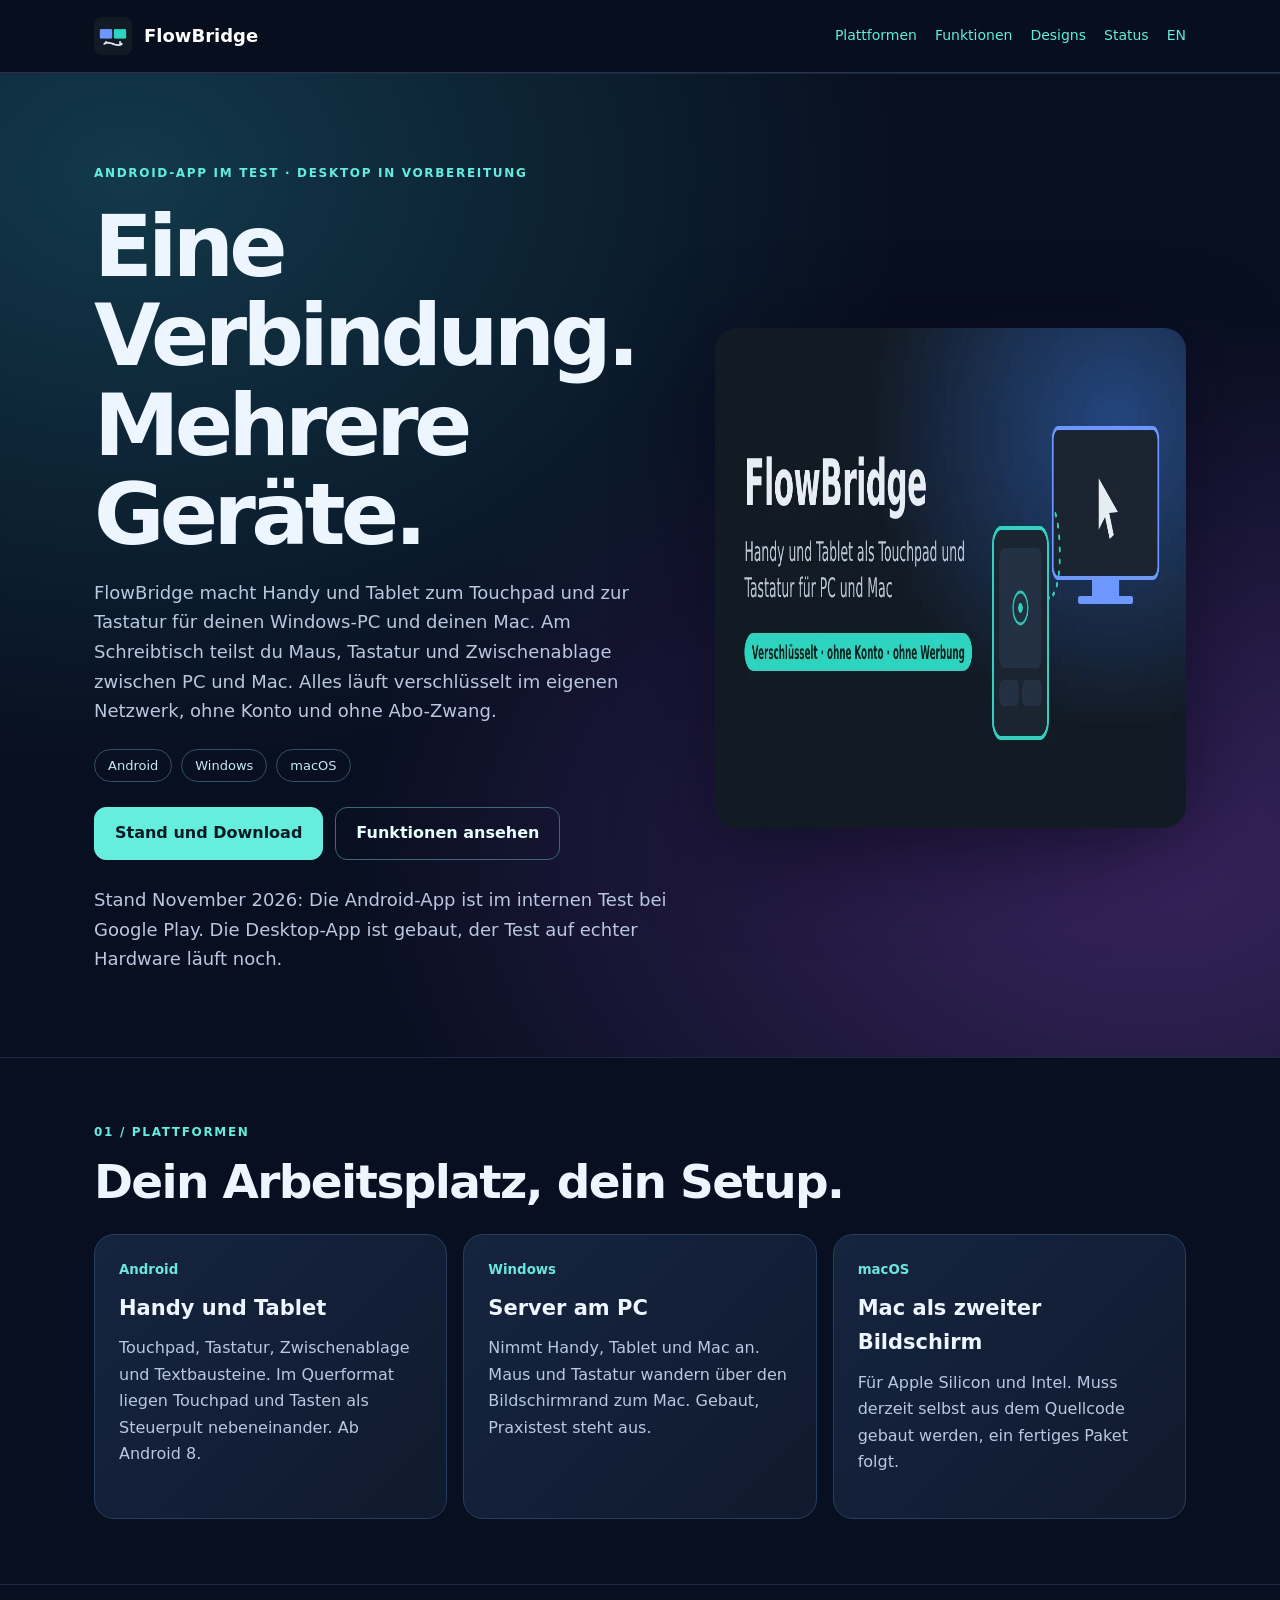
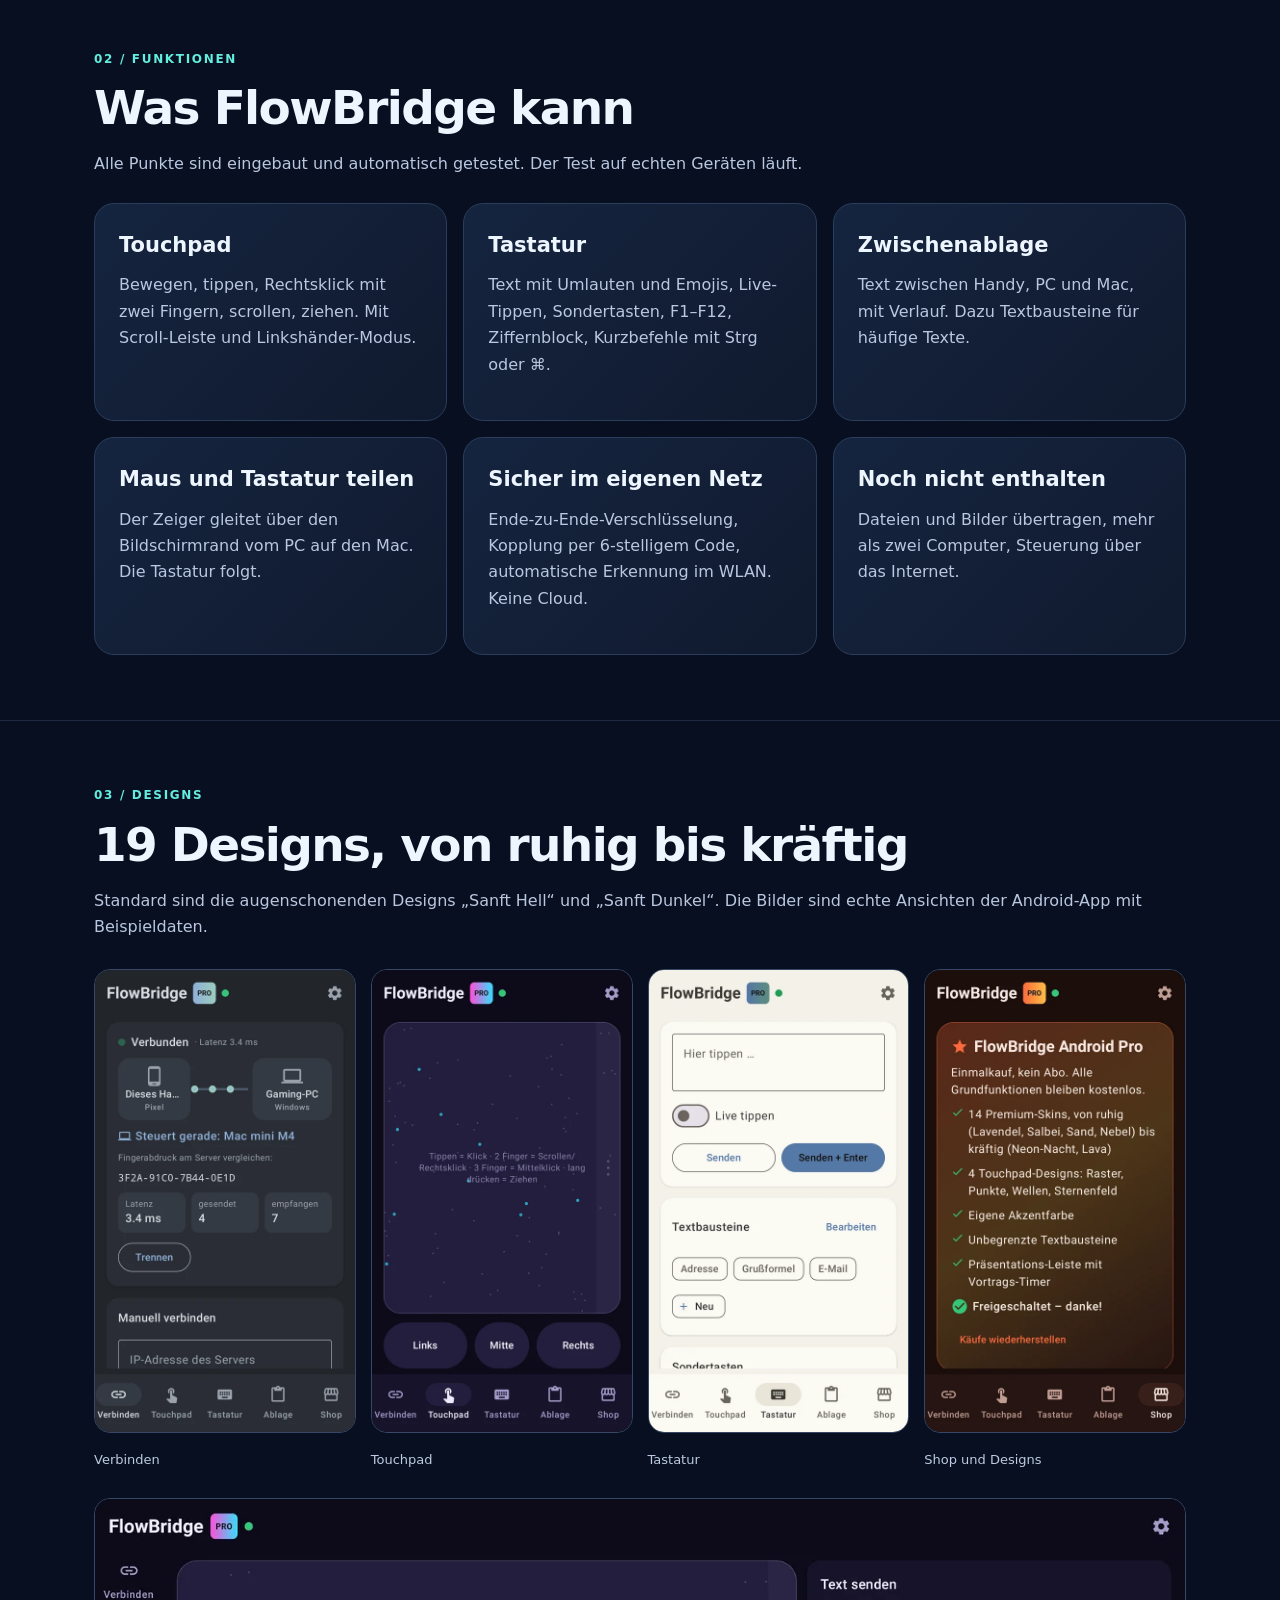
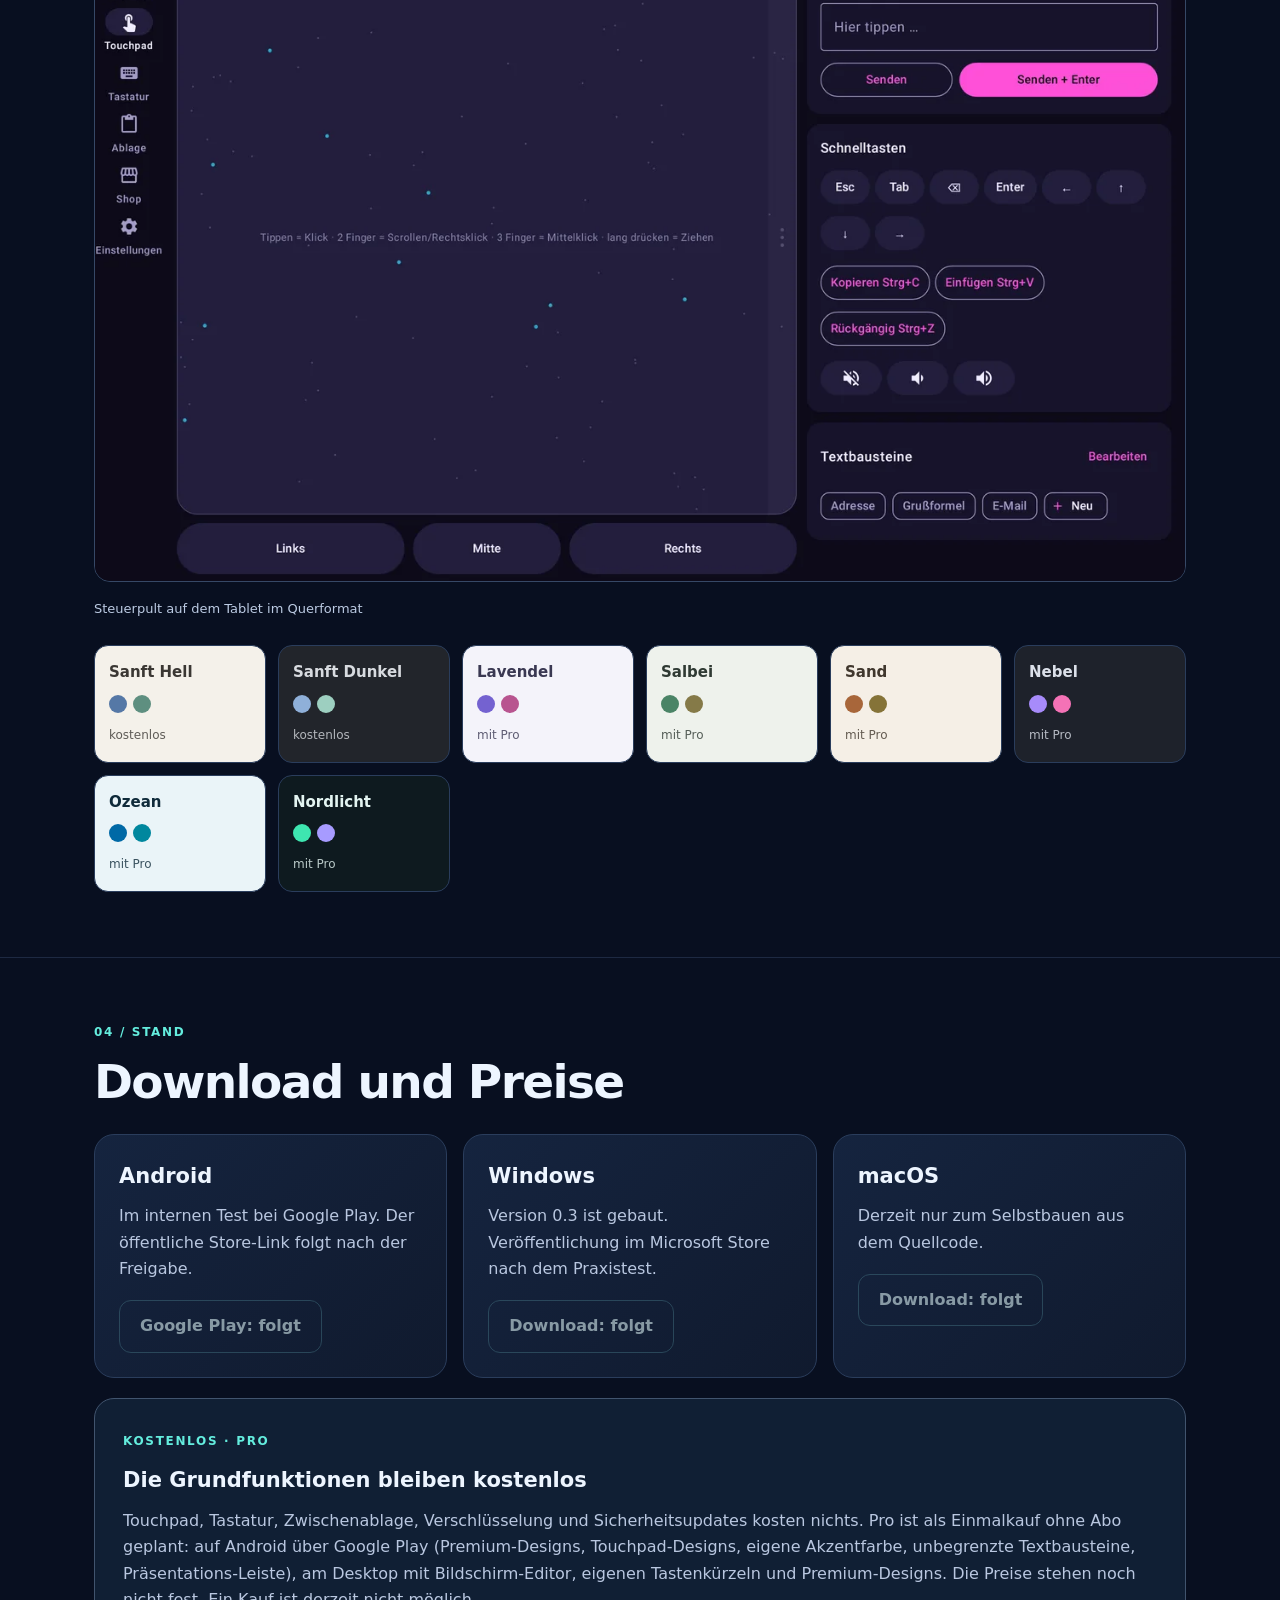
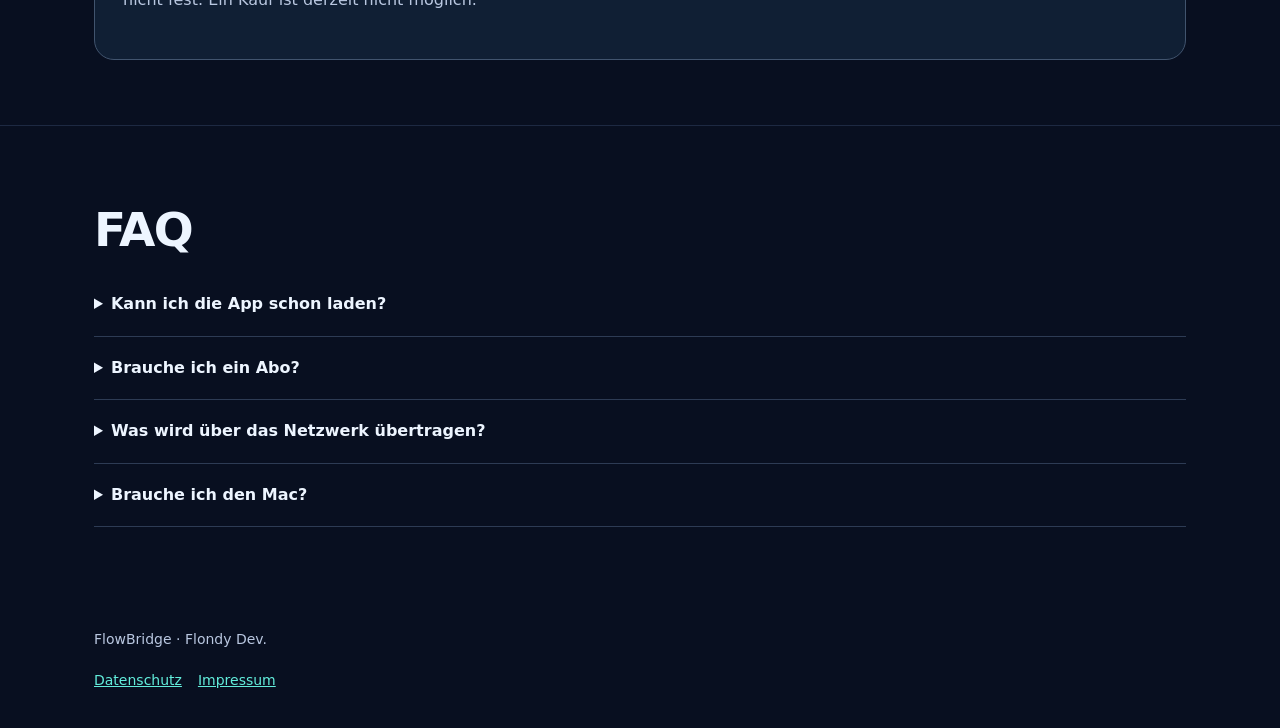
<file: index.html>
<!doctype html><html lang="de"><head><meta charset="utf-8"><meta name="viewport" content="width=device-width,initial-scale=1"><meta name="description" content="FlowBridge: Handy und Tablet als Touchpad und Tastatur für Windows-PC und Mac. Verschlüsselt im eigenen Netzwerk, ohne Konto."><title>FlowBridge</title><link rel="icon" href="assets/icon.png"><link rel="stylesheet" href="style.css"></head><body><header><div class="wrap"><nav><a href="index.html" class="brand"><img src="assets/icon.png" alt="" width="38" height="38">FlowBridge</a><div class="navlinks"><a href="#platforms">Plattformen</a><a href="#features">Funktionen</a><a href="#design">Designs</a><a href="#release">Status</a><a href="en.html">EN</a></div></nav></div></header><main><section class="hero"><div class="wrap heroGrid"><div><div class="eyebrow">Android-App im Test · Desktop in Vorbereitung</div><h1>Eine Verbindung. Mehrere Geräte.</h1><p>FlowBridge macht Handy und Tablet zum Touchpad und zur Tastatur für deinen Windows-PC und deinen Mac. Am Schreibtisch teilst du Maus, Tastatur und Zwischenablage zwischen PC und Mac. Alles läuft verschlüsselt im eigenen Netzwerk, ohne Konto und ohne Abo-Zwang.</p><div class="chips"><span class="chip">Android</span><span class="chip">Windows</span><span class="chip">macOS</span></div><div class="actions"><a class="btn primary" href="#release">Stand und Download</a><a class="btn" href="#features">Funktionen ansehen</a></div><p class="sub">Stand November 2026: Die Android-App ist im internen Test bei Google Play. Die Desktop-App ist gebaut, der Test auf echter Hardware läuft noch.</p></div><img src="assets/feature-de.webp" alt="FlowBridge" width="1024" height="500"></div></section><section id="platforms"><div class="wrap"><div class="eyebrow">01 / Plattformen</div><h2>Dein Arbeitsplatz, dein Setup.</h2><div class="cards"><article class="card"><small>Android</small><h3>Handy und Tablet</h3><p>Touchpad, Tastatur, Zwischenablage und Textbausteine. Im Querformat liegen Touchpad und Tasten als Steuerpult nebeneinander. Ab Android 8.</p></article><article class="card"><small>Windows</small><h3>Server am PC</h3><p>Nimmt Handy, Tablet und Mac an. Maus und Tastatur wandern über den Bildschirmrand zum Mac. Gebaut, Praxistest steht aus.</p></article><article class="card"><small>macOS</small><h3>Mac als zweiter Bildschirm</h3><p>Für Apple Silicon und Intel. Muss derzeit selbst aus dem Quellcode gebaut werden, ein fertiges Paket folgt.</p></article></div></div></section><section id="features"><div class="wrap"><div class="eyebrow">02 / Funktionen</div><h2>Was FlowBridge kann</h2><p>Alle Punkte sind eingebaut und automatisch getestet. Der Test auf echten Geräten läuft.</p><div class="cards"><article class="card"><h3>Touchpad</h3><p>Bewegen, tippen, Rechtsklick mit zwei Fingern, scrollen, ziehen. Mit Scroll-Leiste und Linkshänder-Modus.</p></article><article class="card"><h3>Tastatur</h3><p>Text mit Umlauten und Emojis, Live-Tippen, Sondertasten, F1–F12, Ziffernblock, Kurzbefehle mit Strg oder ⌘.</p></article><article class="card"><h3>Zwischenablage</h3><p>Text zwischen Handy, PC und Mac, mit Verlauf. Dazu Textbausteine für häufige Texte.</p></article><article class="card"><h3>Maus und Tastatur teilen</h3><p>Der Zeiger gleitet über den Bildschirmrand vom PC auf den Mac. Die Tastatur folgt.</p></article><article class="card"><h3>Sicher im eigenen Netz</h3><p>Ende-zu-Ende-Verschlüsselung, Kopplung per 6-stelligem Code, automatische Erkennung im WLAN. Keine Cloud.</p></article><article class="card"><h3>Noch nicht enthalten</h3><p>Dateien und Bilder übertragen, mehr als zwei Computer, Steuerung über das Internet.</p></article></div></div></section><section id="design"><div class="wrap"><div class="eyebrow">03 / Designs</div><h2>19 Designs, von ruhig bis kräftig</h2><p>Standard sind die augenschonenden Designs „Sanft Hell“ und „Sanft Dunkel“. Die Bilder sind echte Ansichten der Android-App mit Beispieldaten.</p><div class="gallery"><figure><a href="assets/screen-de-1.webp"><img src="assets/screen-de-1.webp" alt="Verbinden" width="540" height="960" loading="lazy"></a><figcaption>Verbinden</figcaption></figure><figure><a href="assets/screen-de-2.webp"><img src="assets/screen-de-2.webp" alt="Touchpad" width="540" height="960" loading="lazy"></a><figcaption>Touchpad</figcaption></figure><figure><a href="assets/screen-de-3.webp"><img src="assets/screen-de-3.webp" alt="Tastatur" width="540" height="960" loading="lazy"></a><figcaption>Tastatur</figcaption></figure><figure><a href="assets/screen-de-4.webp"><img src="assets/screen-de-4.webp" alt="Shop und Designs" width="540" height="960" loading="lazy"></a><figcaption>Shop und Designs</figcaption></figure></div><figure class="wide"><a href="assets/tablet-de.webp"><img src="assets/tablet-de.webp" alt="Steuerpult auf dem Tablet im Querformat" width="1280" height="800" loading="lazy"></a><figcaption>Steuerpult auf dem Tablet im Querformat</figcaption></figure><div class="skins"><div class="skin" style="background:#F4F1EA;color:#3A3733"><b>Sanft Hell</b><span class="dots"><i style="background:#5578A6"></i><i style="background:#5E8F80"></i></span><small>kostenlos</small></div><div class="skin" style="background:#22252B;color:#D8DBE0"><b>Sanft Dunkel</b><span class="dots"><i style="background:#8FB0D9"></i><i style="background:#9DCFC0"></i></span><small>kostenlos</small></div><div class="skin" style="background:#F4F3FA;color:#3A3852"><b>Lavendel</b><span class="dots"><i style="background:#7462D0"></i><i style="background:#B8548F"></i></span><small>mit Pro</small></div><div class="skin" style="background:#EEF2EC;color:#2F3A33"><b>Salbei</b><span class="dots"><i style="background:#4A8466"></i><i style="background:#857A48"></i></span><small>mit Pro</small></div><div class="skin" style="background:#F5EFE6;color:#40372D"><b>Sand</b><span class="dots"><i style="background:#A8663A"></i><i style="background:#857338"></i></span><small>mit Pro</small></div><div class="skin" style="background:#1E222B;color:#DCE1EA"><b>Nebel</b><span class="dots"><i style="background:#A78BFA"></i><i style="background:#F472B6"></i></span><small>mit Pro</small></div><div class="skin" style="background:#EAF4F8;color:#0F2A3A"><b>Ozean</b><span class="dots"><i style="background:#0069A6"></i><i style="background:#00879E"></i></span><small>mit Pro</small></div><div class="skin" style="background:#0E1A1F;color:#E3F4F1"><b>Nordlicht</b><span class="dots"><i style="background:#3EE6B0"></i><i style="background:#A79BFF"></i></span><small>mit Pro</small></div></div></div></section><section id="release"><div class="wrap"><div class="eyebrow">04 / Stand</div><h2>Download und Preise</h2><div class="cards"><article class="card"><h3>Android</h3><p>Im internen Test bei Google Play. Der öffentliche Store-Link folgt nach der Freigabe.</p><span class="btn" aria-disabled="true">Google Play: folgt</span></article><article class="card"><h3>Windows</h3><p>Version 0.3 ist gebaut. Veröffentlichung im Microsoft Store nach dem Praxistest.</p><span class="btn" aria-disabled="true">Download: folgt</span></article><article class="card"><h3>macOS</h3><p>Derzeit nur zum Selbstbauen aus dem Quellcode.</p><span class="btn" aria-disabled="true">Download: folgt</span></article></div><div class="call" style="margin-top:20px"><small class="eyebrow">KOSTENLOS · PRO</small><h3 style="margin-top:10px">Die Grundfunktionen bleiben kostenlos</h3><p>Touchpad, Tastatur, Zwischenablage, Verschlüsselung und Sicherheitsupdates kosten nichts. Pro ist als Einmalkauf ohne Abo geplant: auf Android über Google Play (Premium-Designs, Touchpad-Designs, eigene Akzentfarbe, unbegrenzte Textbausteine, Präsentations-Leiste), am Desktop mit Bildschirm-Editor, eigenen Tastenkürzeln und Premium-Designs. Die Preise stehen noch nicht fest. Ein Kauf ist derzeit nicht möglich.</p></div></div></section><section><div class="wrap"><h2>FAQ</h2><details><summary>Kann ich die App schon laden?</summary><p>Noch nicht öffentlich. Die Android-App läuft im internen Test, die Desktop-App wird noch auf echter Hardware geprüft.</p></details><details><summary>Brauche ich ein Abo?</summary><p>Nein. Die Grundfunktionen sind kostenlos, Pro ist als Einmalkauf geplant.</p></details><details><summary>Was wird über das Netzwerk übertragen?</summary><p>Eingaben und Zwischenablage-Text gehen verschlüsselt direkt zwischen deinen gekoppelten Geräten im lokalen Netzwerk. Es gibt keinen Server dazwischen, kein Konto, keine Werbung und kein Tracking.</p></details><details><summary>Brauche ich den Mac?</summary><p>Nein. Handy oder Tablet können auch nur den Windows-PC steuern.</p></details></div></section></main><footer><div class="wrap"><p>FlowBridge · Flondy Dev.</p><a href="privacy-de.html">Datenschutz</a><a href="legal-de.html">Impressum</a></div></footer></body></html>
</file>
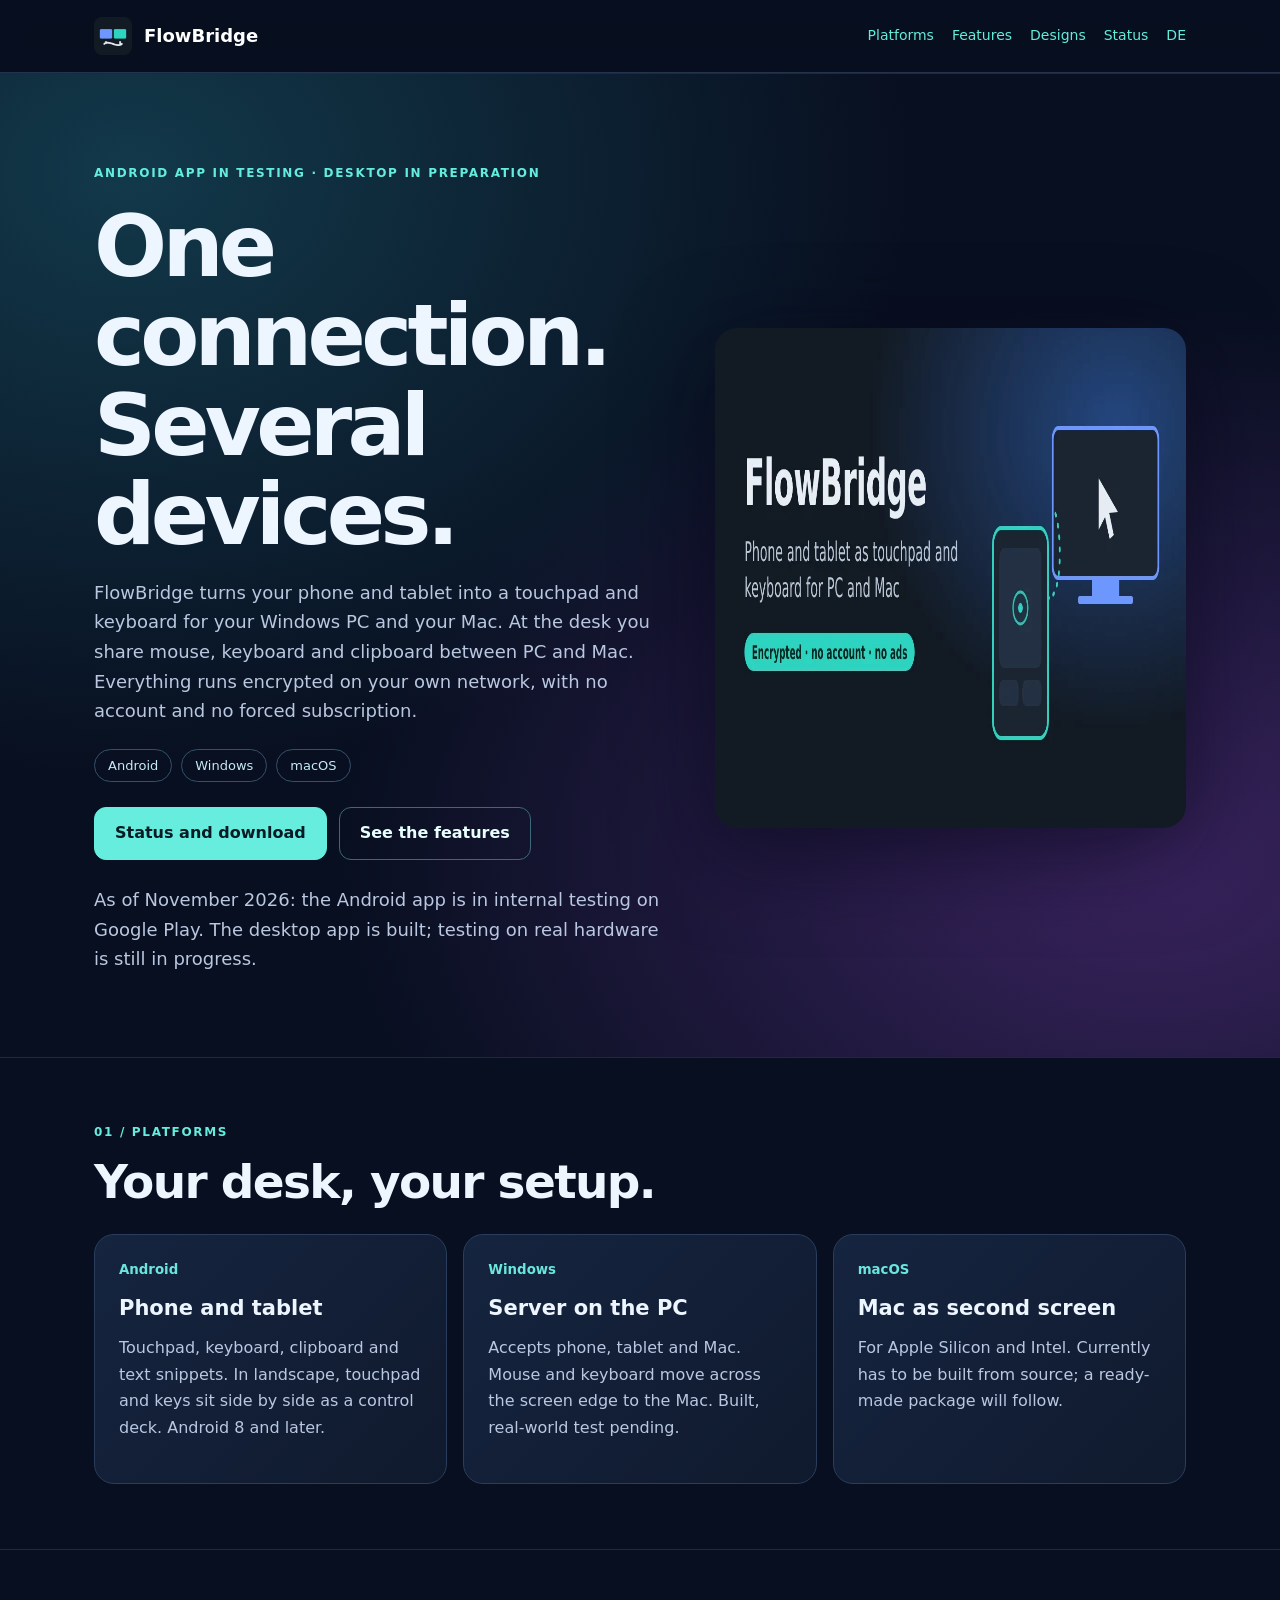
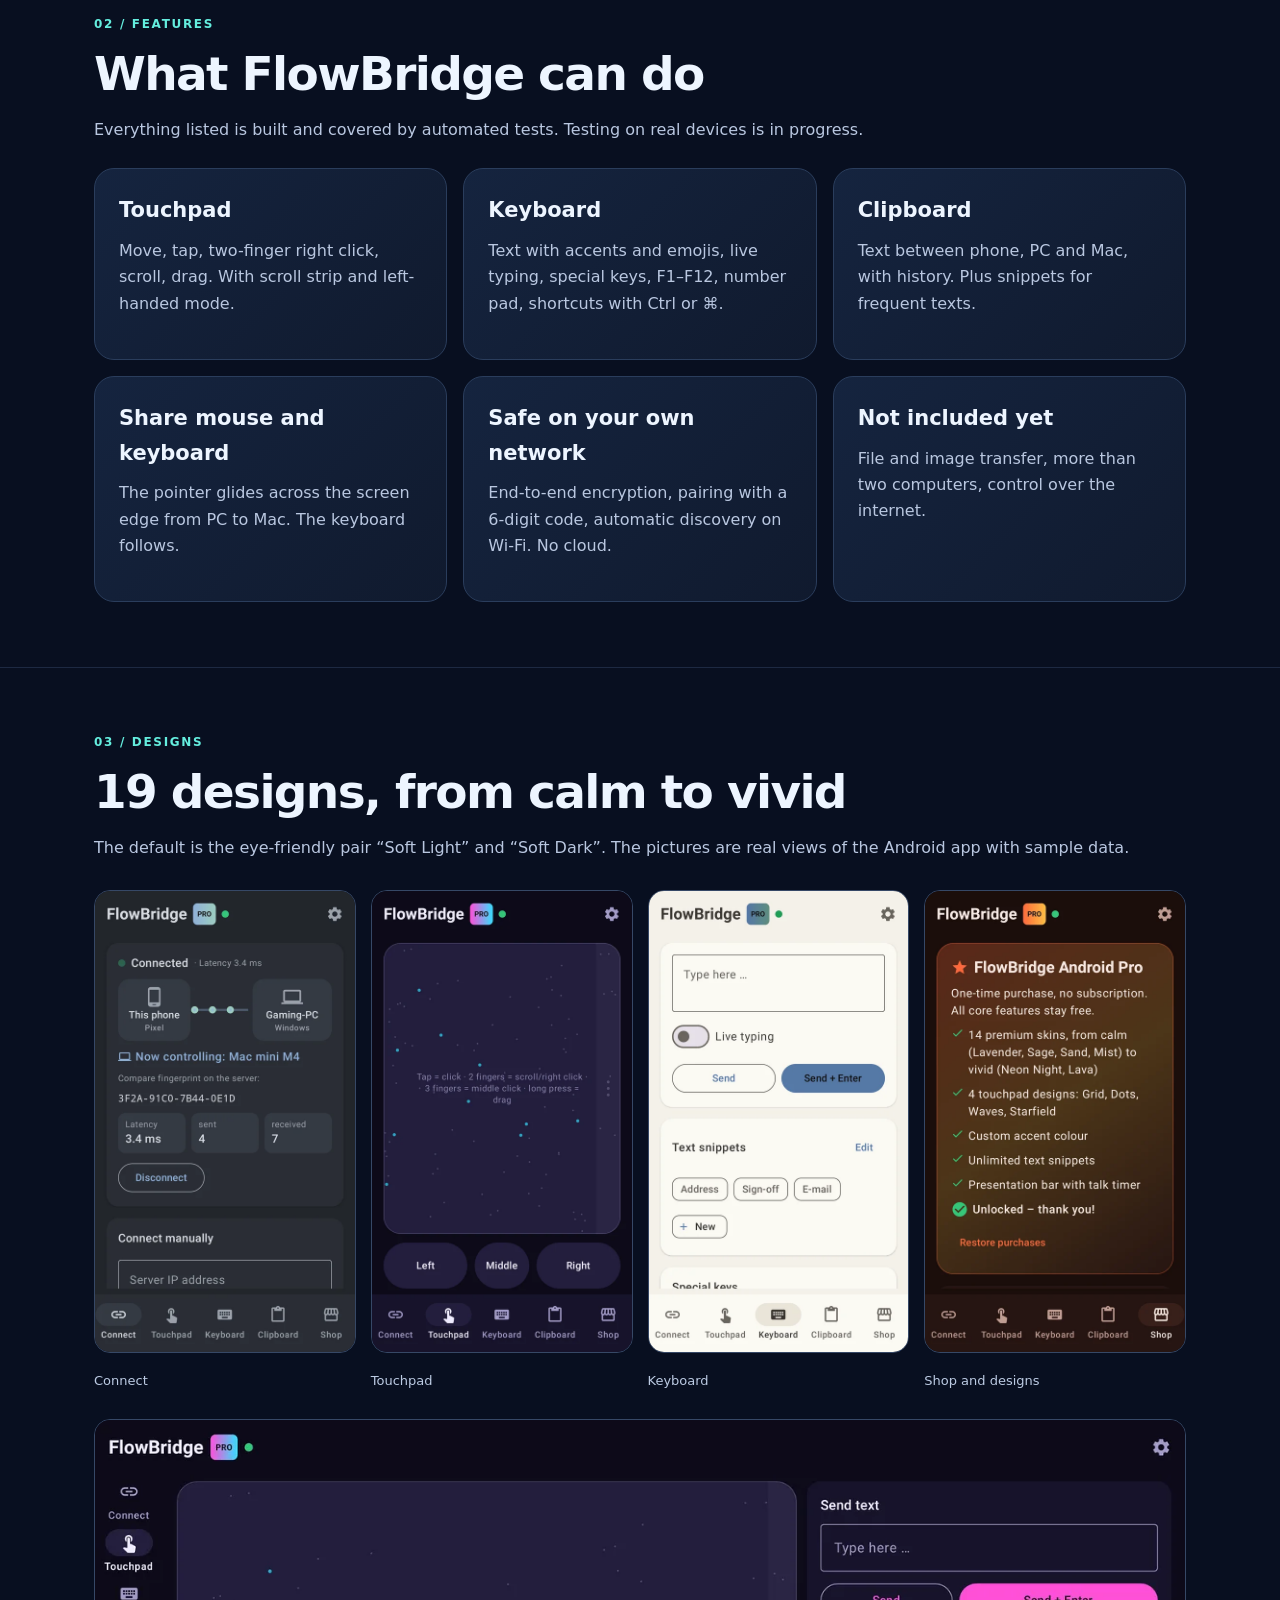
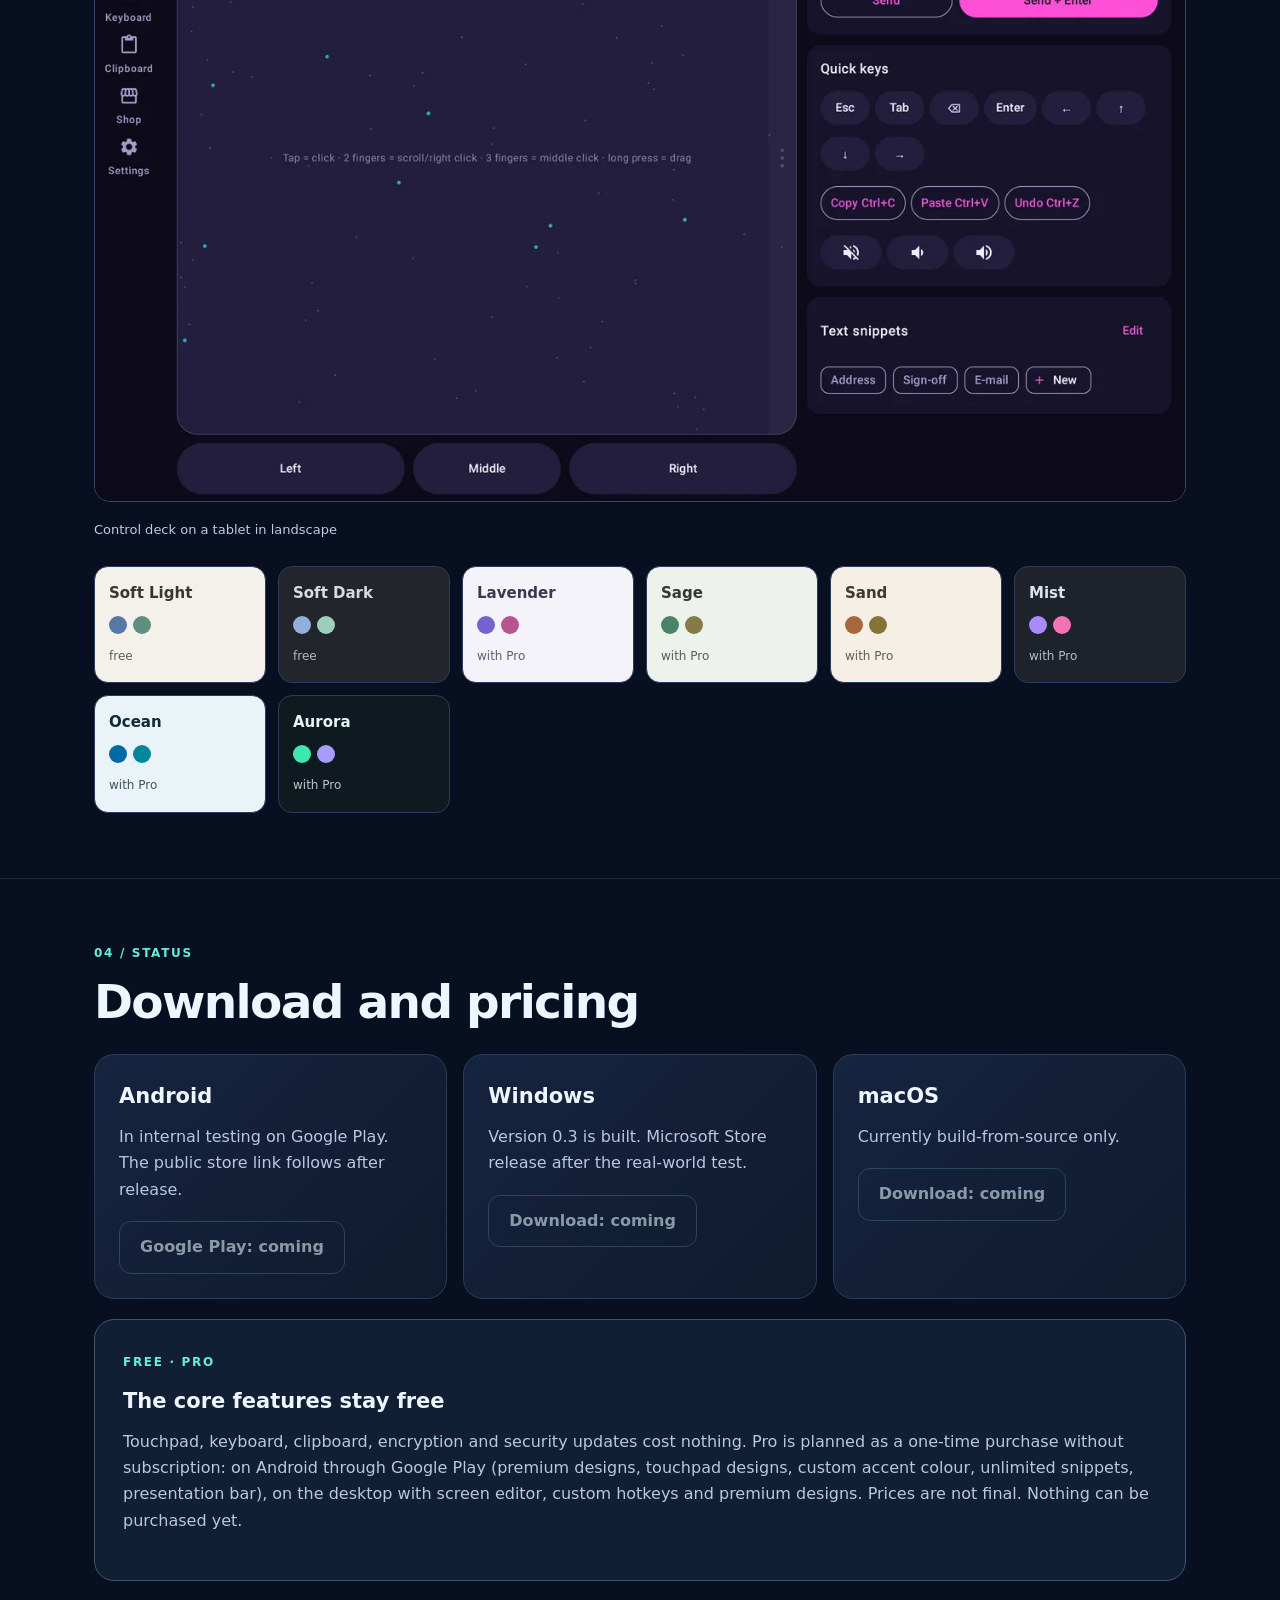
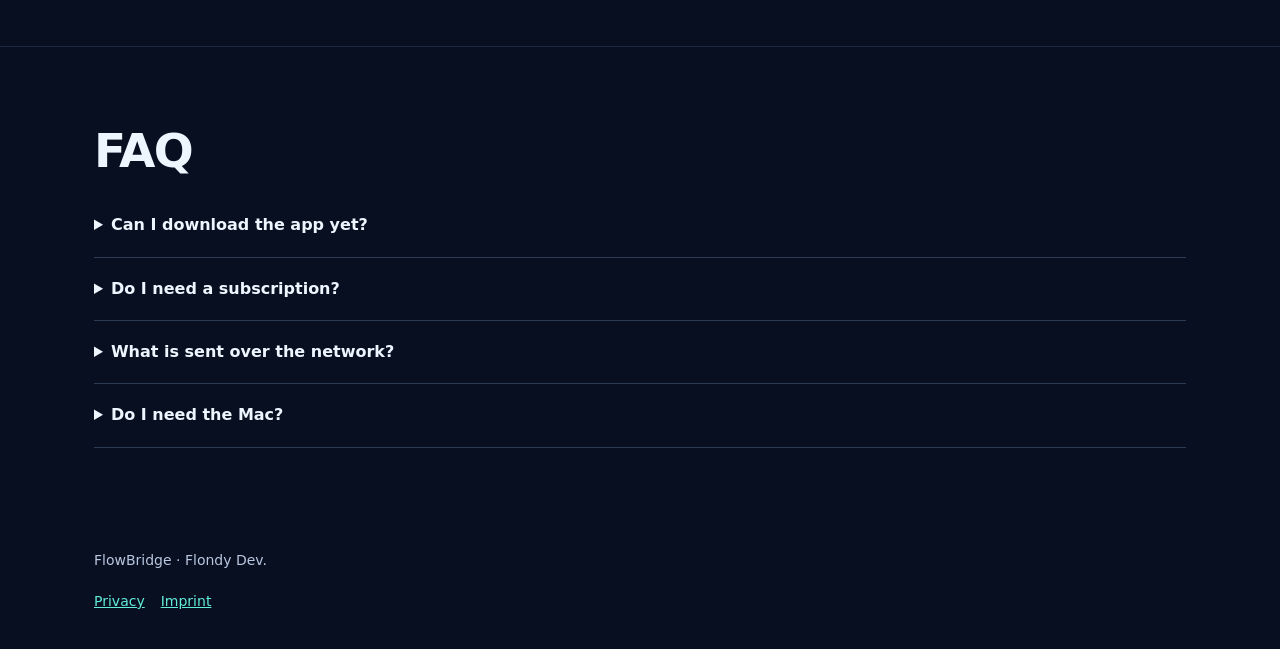
<file: en.html>
<!doctype html><html lang="en"><head><meta charset="utf-8"><meta name="viewport" content="width=device-width,initial-scale=1"><meta name="description" content="FlowBridge: phone and tablet as touchpad and keyboard for Windows PC and Mac. Encrypted on your own network, no account."><title>FlowBridge</title><link rel="icon" href="assets/icon.png"><link rel="stylesheet" href="style.css"></head><body><header><div class="wrap"><nav><a href="en.html" class="brand"><img src="assets/icon.png" alt="" width="38" height="38">FlowBridge</a><div class="navlinks"><a href="#platforms">Platforms</a><a href="#features">Features</a><a href="#design">Designs</a><a href="#release">Status</a><a href="index.html">DE</a></div></nav></div></header><main><section class="hero"><div class="wrap heroGrid"><div><div class="eyebrow">Android app in testing · desktop in preparation</div><h1>One connection. Several devices.</h1><p>FlowBridge turns your phone and tablet into a touchpad and keyboard for your Windows PC and your Mac. At the desk you share mouse, keyboard and clipboard between PC and Mac. Everything runs encrypted on your own network, with no account and no forced subscription.</p><div class="chips"><span class="chip">Android</span><span class="chip">Windows</span><span class="chip">macOS</span></div><div class="actions"><a class="btn primary" href="#release">Status and download</a><a class="btn" href="#features">See the features</a></div><p class="sub">As of November 2026: the Android app is in internal testing on Google Play. The desktop app is built; testing on real hardware is still in progress.</p></div><img src="assets/feature-en.webp" alt="FlowBridge" width="1024" height="500"></div></section><section id="platforms"><div class="wrap"><div class="eyebrow">01 / Platforms</div><h2>Your desk, your setup.</h2><div class="cards"><article class="card"><small>Android</small><h3>Phone and tablet</h3><p>Touchpad, keyboard, clipboard and text snippets. In landscape, touchpad and keys sit side by side as a control deck. Android 8 and later.</p></article><article class="card"><small>Windows</small><h3>Server on the PC</h3><p>Accepts phone, tablet and Mac. Mouse and keyboard move across the screen edge to the Mac. Built, real-world test pending.</p></article><article class="card"><small>macOS</small><h3>Mac as second screen</h3><p>For Apple Silicon and Intel. Currently has to be built from source; a ready-made package will follow.</p></article></div></div></section><section id="features"><div class="wrap"><div class="eyebrow">02 / Features</div><h2>What FlowBridge can do</h2><p>Everything listed is built and covered by automated tests. Testing on real devices is in progress.</p><div class="cards"><article class="card"><h3>Touchpad</h3><p>Move, tap, two-finger right click, scroll, drag. With scroll strip and left-handed mode.</p></article><article class="card"><h3>Keyboard</h3><p>Text with accents and emojis, live typing, special keys, F1–F12, number pad, shortcuts with Ctrl or ⌘.</p></article><article class="card"><h3>Clipboard</h3><p>Text between phone, PC and Mac, with history. Plus snippets for frequent texts.</p></article><article class="card"><h3>Share mouse and keyboard</h3><p>The pointer glides across the screen edge from PC to Mac. The keyboard follows.</p></article><article class="card"><h3>Safe on your own network</h3><p>End-to-end encryption, pairing with a 6-digit code, automatic discovery on Wi-Fi. No cloud.</p></article><article class="card"><h3>Not included yet</h3><p>File and image transfer, more than two computers, control over the internet.</p></article></div></div></section><section id="design"><div class="wrap"><div class="eyebrow">03 / Designs</div><h2>19 designs, from calm to vivid</h2><p>The default is the eye-friendly pair “Soft Light” and “Soft Dark”. The pictures are real views of the Android app with sample data.</p><div class="gallery"><figure><a href="assets/screen-en-1.webp"><img src="assets/screen-en-1.webp" alt="Connect" width="540" height="960" loading="lazy"></a><figcaption>Connect</figcaption></figure><figure><a href="assets/screen-en-2.webp"><img src="assets/screen-en-2.webp" alt="Touchpad" width="540" height="960" loading="lazy"></a><figcaption>Touchpad</figcaption></figure><figure><a href="assets/screen-en-3.webp"><img src="assets/screen-en-3.webp" alt="Keyboard" width="540" height="960" loading="lazy"></a><figcaption>Keyboard</figcaption></figure><figure><a href="assets/screen-en-4.webp"><img src="assets/screen-en-4.webp" alt="Shop and designs" width="540" height="960" loading="lazy"></a><figcaption>Shop and designs</figcaption></figure></div><figure class="wide"><a href="assets/tablet-en.webp"><img src="assets/tablet-en.webp" alt="Control deck on a tablet in landscape" width="1280" height="800" loading="lazy"></a><figcaption>Control deck on a tablet in landscape</figcaption></figure><div class="skins"><div class="skin" style="background:#F4F1EA;color:#3A3733"><b>Soft Light</b><span class="dots"><i style="background:#5578A6"></i><i style="background:#5E8F80"></i></span><small>free</small></div><div class="skin" style="background:#22252B;color:#D8DBE0"><b>Soft Dark</b><span class="dots"><i style="background:#8FB0D9"></i><i style="background:#9DCFC0"></i></span><small>free</small></div><div class="skin" style="background:#F4F3FA;color:#3A3852"><b>Lavender</b><span class="dots"><i style="background:#7462D0"></i><i style="background:#B8548F"></i></span><small>with Pro</small></div><div class="skin" style="background:#EEF2EC;color:#2F3A33"><b>Sage</b><span class="dots"><i style="background:#4A8466"></i><i style="background:#857A48"></i></span><small>with Pro</small></div><div class="skin" style="background:#F5EFE6;color:#40372D"><b>Sand</b><span class="dots"><i style="background:#A8663A"></i><i style="background:#857338"></i></span><small>with Pro</small></div><div class="skin" style="background:#1E222B;color:#DCE1EA"><b>Mist</b><span class="dots"><i style="background:#A78BFA"></i><i style="background:#F472B6"></i></span><small>with Pro</small></div><div class="skin" style="background:#EAF4F8;color:#0F2A3A"><b>Ocean</b><span class="dots"><i style="background:#0069A6"></i><i style="background:#00879E"></i></span><small>with Pro</small></div><div class="skin" style="background:#0E1A1F;color:#E3F4F1"><b>Aurora</b><span class="dots"><i style="background:#3EE6B0"></i><i style="background:#A79BFF"></i></span><small>with Pro</small></div></div></div></section><section id="release"><div class="wrap"><div class="eyebrow">04 / Status</div><h2>Download and pricing</h2><div class="cards"><article class="card"><h3>Android</h3><p>In internal testing on Google Play. The public store link follows after release.</p><span class="btn" aria-disabled="true">Google Play: coming</span></article><article class="card"><h3>Windows</h3><p>Version 0.3 is built. Microsoft Store release after the real-world test.</p><span class="btn" aria-disabled="true">Download: coming</span></article><article class="card"><h3>macOS</h3><p>Currently build-from-source only.</p><span class="btn" aria-disabled="true">Download: coming</span></article></div><div class="call" style="margin-top:20px"><small class="eyebrow">FREE · PRO</small><h3 style="margin-top:10px">The core features stay free</h3><p>Touchpad, keyboard, clipboard, encryption and security updates cost nothing. Pro is planned as a one-time purchase without subscription: on Android through Google Play (premium designs, touchpad designs, custom accent colour, unlimited snippets, presentation bar), on the desktop with screen editor, custom hotkeys and premium designs. Prices are not final. Nothing can be purchased yet.</p></div></div></section><section><div class="wrap"><h2>FAQ</h2><details><summary>Can I download the app yet?</summary><p>Not publicly. The Android app is in internal testing and the desktop app is still being checked on real hardware.</p></details><details><summary>Do I need a subscription?</summary><p>No. The core features are free and Pro is planned as a one-time purchase.</p></details><details><summary>What is sent over the network?</summary><p>Input and clipboard text travel encrypted, directly between your paired devices on the local network. There is no server in between, no account, no ads and no tracking.</p></details><details><summary>Do I need the Mac?</summary><p>No. A phone or tablet can also control just the Windows PC.</p></details></div></section></main><footer><div class="wrap"><p>FlowBridge · Flondy Dev.</p><a href="privacy-en.html">Privacy</a><a href="legal-en.html">Imprint</a></div></footer></body></html>
</file>
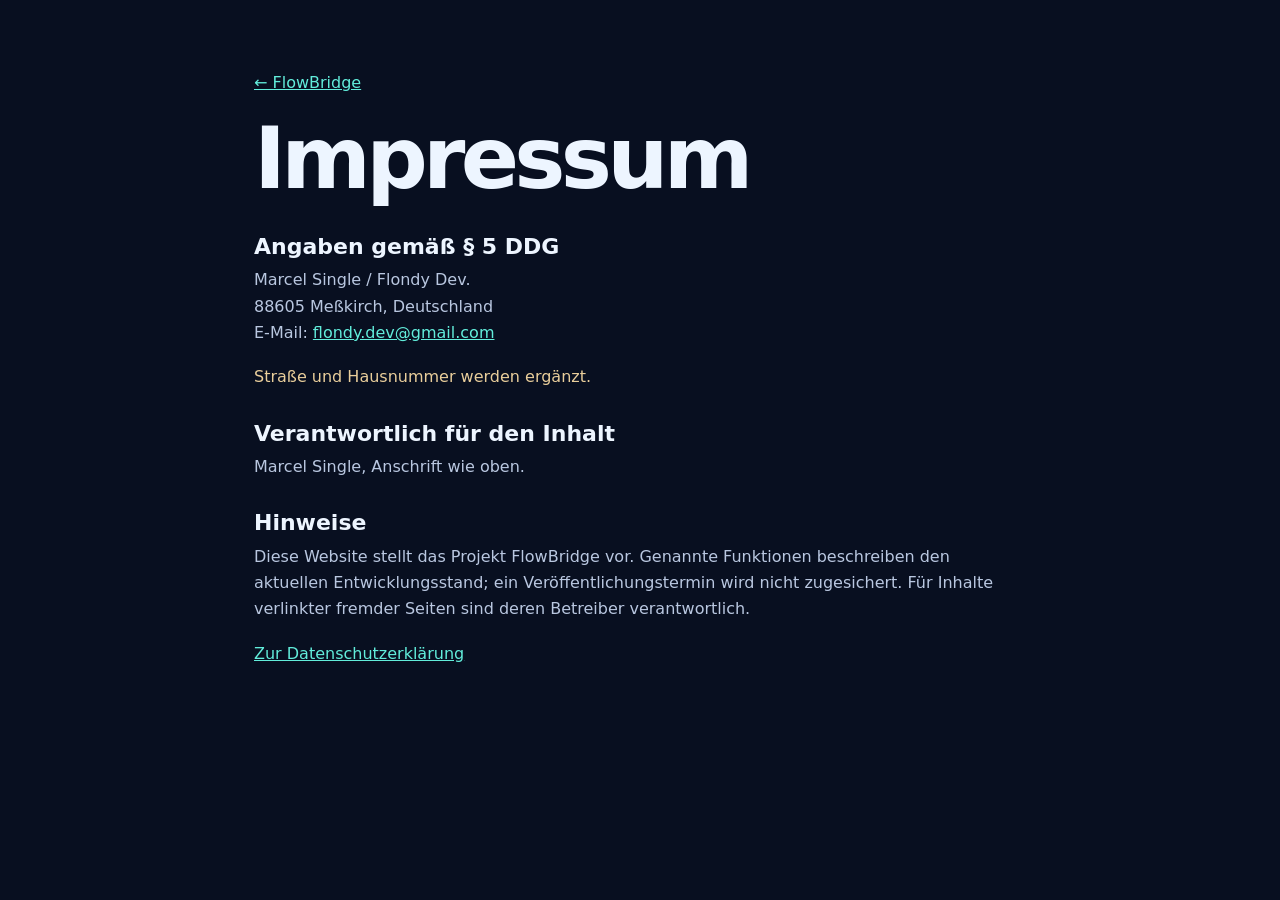
<file: legal-de.html>
<!doctype html><html lang="de"><head><meta charset="utf-8"><meta name="viewport" content="width=device-width,initial-scale=1"><link rel="icon" href="assets/icon.png"><link rel="stylesheet" href="style.css"><title>Impressum – FlowBridge</title></head><body><main class="legal"><a href="index.html">← FlowBridge</a><h1>Impressum</h1><h2>Angaben gemäß § 5 DDG</h2><p>Marcel Single / Flondy Dev.<br>88605 Meßkirch, Deutschland<br>E-Mail: <a href="mailto:flondy.dev@gmail.com">flondy.dev@gmail.com</a></p><p class="warn">Straße und Hausnummer werden ergänzt.</p><h2>Verantwortlich für den Inhalt</h2><p>Marcel Single, Anschrift wie oben.</p><h2>Hinweise</h2><p>Diese Website stellt das Projekt FlowBridge vor. Genannte Funktionen beschreiben den aktuellen Entwicklungsstand; ein Veröffentlichungstermin wird nicht zugesichert. Für Inhalte verlinkter fremder Seiten sind deren Betreiber verantwortlich.</p><p><a href="privacy-de.html">Zur Datenschutzerklärung</a></p></main></body></html>
</file>
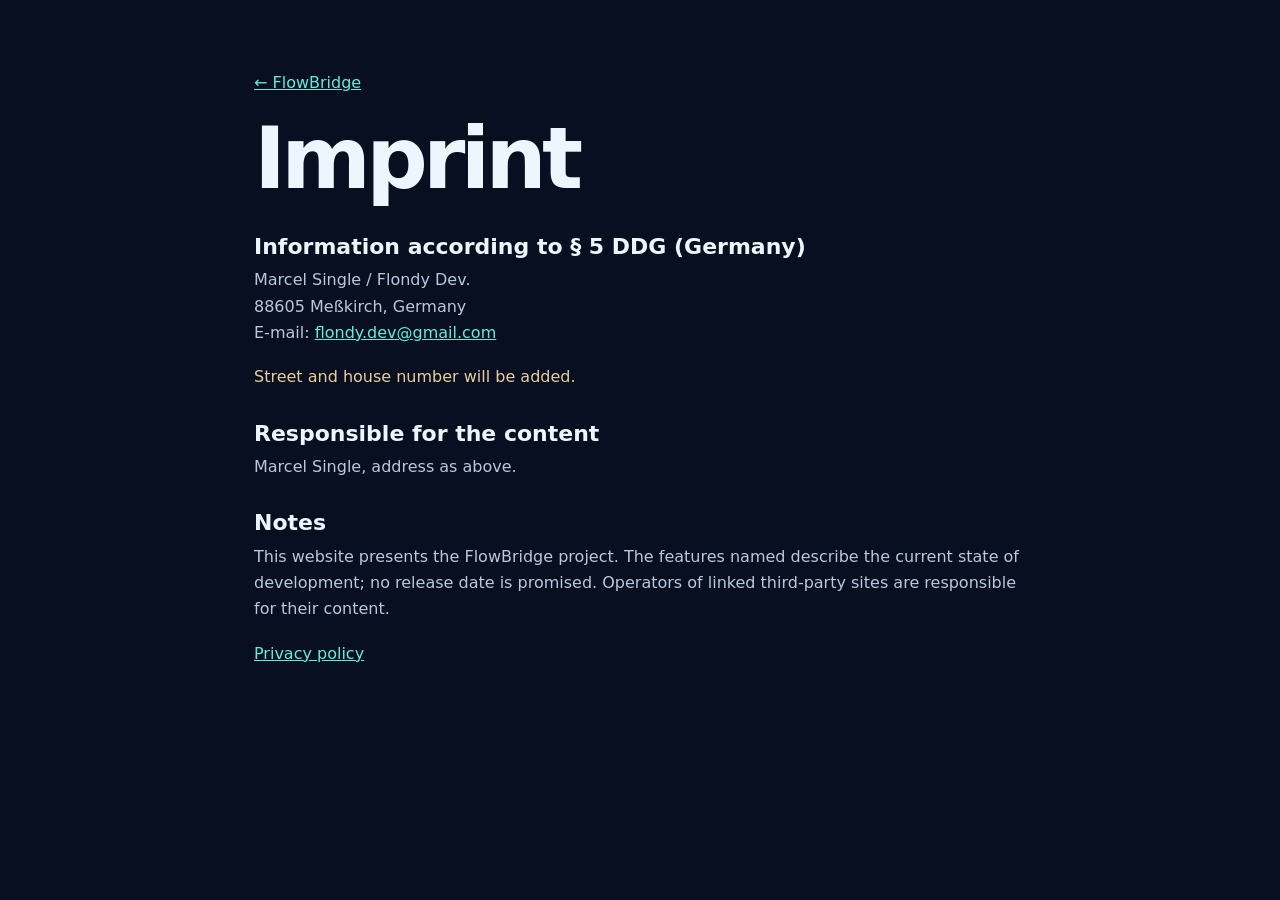
<file: legal-en.html>
<!doctype html><html lang="en"><head><meta charset="utf-8"><meta name="viewport" content="width=device-width,initial-scale=1"><link rel="icon" href="assets/icon.png"><link rel="stylesheet" href="style.css"><title>Imprint – FlowBridge</title></head><body><main class="legal"><a href="en.html">← FlowBridge</a><h1>Imprint</h1><h2>Information according to § 5 DDG (Germany)</h2><p>Marcel Single / Flondy Dev.<br>88605 Meßkirch, Germany<br>E-mail: <a href="mailto:flondy.dev@gmail.com">flondy.dev@gmail.com</a></p><p class="warn">Street and house number will be added.</p><h2>Responsible for the content</h2><p>Marcel Single, address as above.</p><h2>Notes</h2><p>This website presents the FlowBridge project. The features named describe the current state of development; no release date is promised. Operators of linked third-party sites are responsible for their content.</p><p><a href="privacy-en.html">Privacy policy</a></p></main></body></html>
</file>
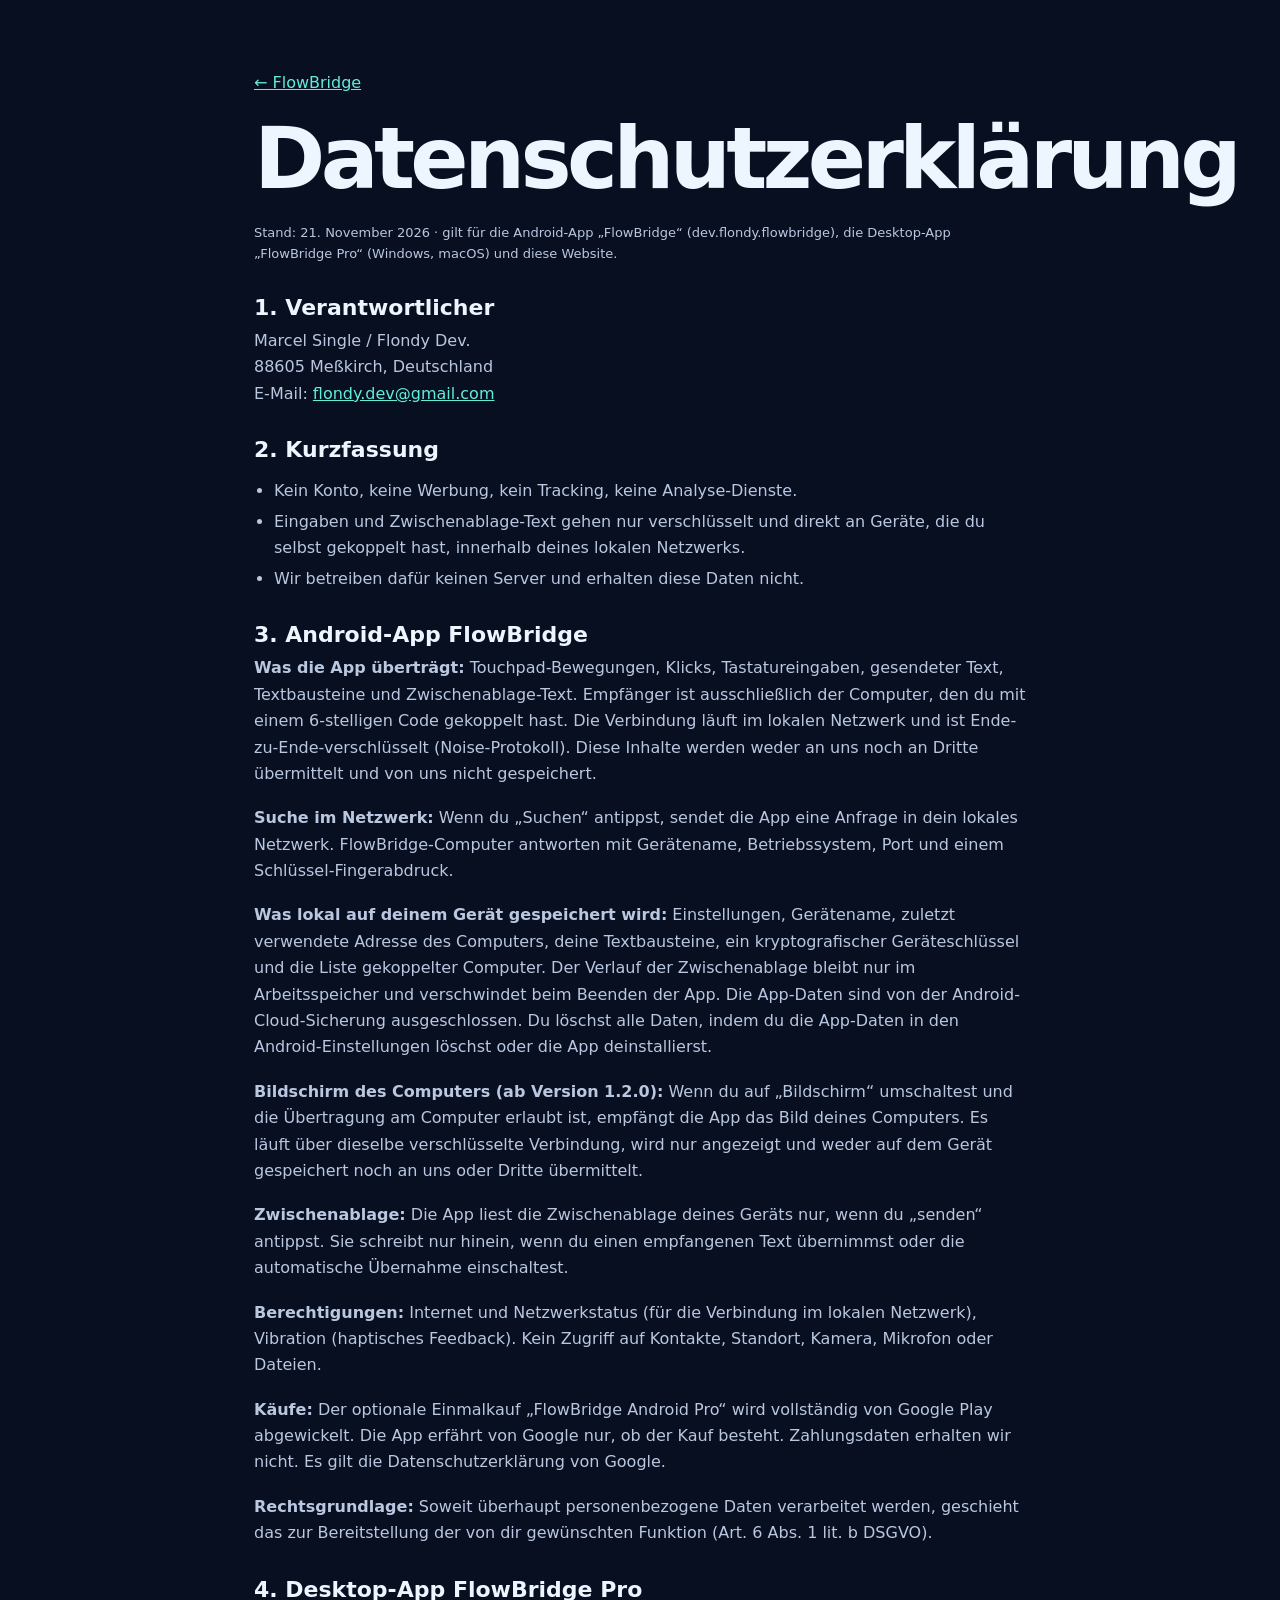
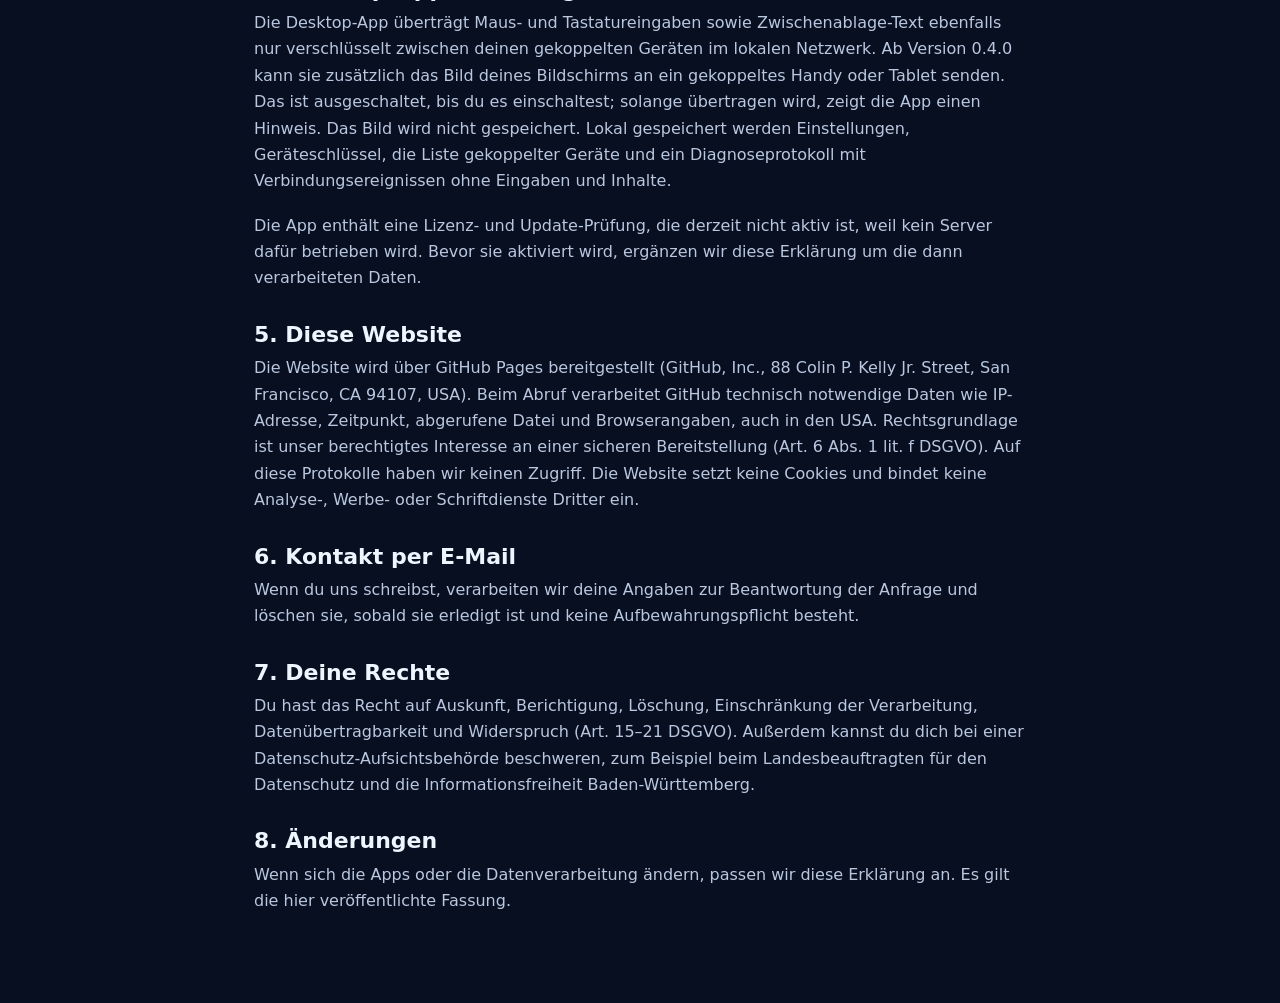
<file: privacy-de.html>
<!doctype html><html lang="de"><head><meta charset="utf-8"><meta name="viewport" content="width=device-width,initial-scale=1"><link rel="icon" href="assets/icon.png"><link rel="stylesheet" href="style.css"><title>Datenschutzerklärung – FlowBridge</title></head><body><main class="legal"><a href="index.html">← FlowBridge</a><h1>Datenschutzerklärung</h1><p class="stand">Stand: 21. November 2026 · gilt für die Android-App „FlowBridge“ (dev.flondy.flowbridge), die Desktop-App „FlowBridge Pro“ (Windows, macOS) und diese Website.</p>
<h2>1. Verantwortlicher</h2><p>Marcel Single / Flondy Dev.<br>88605 Meßkirch, Deutschland<br>E-Mail: <a href="mailto:flondy.dev@gmail.com">flondy.dev@gmail.com</a></p>
<h2>2. Kurzfassung</h2><ul><li>Kein Konto, keine Werbung, kein Tracking, keine Analyse-Dienste.</li><li>Eingaben und Zwischenablage-Text gehen nur verschlüsselt und direkt an Geräte, die du selbst gekoppelt hast, innerhalb deines lokalen Netzwerks.</li><li>Wir betreiben dafür keinen Server und erhalten diese Daten nicht.</li></ul>
<h2>3. Android-App FlowBridge</h2>
<p><b>Was die App überträgt:</b> Touchpad-Bewegungen, Klicks, Tastatureingaben, gesendeter Text, Textbausteine und Zwischenablage-Text. Empfänger ist ausschließlich der Computer, den du mit einem 6-stelligen Code gekoppelt hast. Die Verbindung läuft im lokalen Netzwerk und ist Ende-zu-Ende-verschlüsselt (Noise-Protokoll). Diese Inhalte werden weder an uns noch an Dritte übermittelt und von uns nicht gespeichert.</p>
<p><b>Suche im Netzwerk:</b> Wenn du „Suchen“ antippst, sendet die App eine Anfrage in dein lokales Netzwerk. FlowBridge-Computer antworten mit Gerätename, Betriebssystem, Port und einem Schlüssel-Fingerabdruck.</p>
<p><b>Was lokal auf deinem Gerät gespeichert wird:</b> Einstellungen, Gerätename, zuletzt verwendete Adresse des Computers, deine Textbausteine, ein kryptografischer Geräteschlüssel und die Liste gekoppelter Computer. Der Verlauf der Zwischenablage bleibt nur im Arbeitsspeicher und verschwindet beim Beenden der App. Die App-Daten sind von der Android-Cloud-Sicherung ausgeschlossen. Du löschst alle Daten, indem du die App-Daten in den Android-Einstellungen löschst oder die App deinstallierst.</p>
<p><b>Bildschirm des Computers (ab Version 1.2.0):</b> Wenn du auf „Bildschirm“ umschaltest und die Übertragung am Computer erlaubt ist, empfängt die App das Bild deines Computers. Es läuft über dieselbe verschlüsselte Verbindung, wird nur angezeigt und weder auf dem Gerät gespeichert noch an uns oder Dritte übermittelt.</p>
<p><b>Zwischenablage:</b> Die App liest die Zwischenablage deines Geräts nur, wenn du „senden“ antippst. Sie schreibt nur hinein, wenn du einen empfangenen Text übernimmst oder die automatische Übernahme einschaltest.</p>
<p><b>Berechtigungen:</b> Internet und Netzwerkstatus (für die Verbindung im lokalen Netzwerk), Vibration (haptisches Feedback). Kein Zugriff auf Kontakte, Standort, Kamera, Mikrofon oder Dateien.</p>
<p><b>Käufe:</b> Der optionale Einmalkauf „FlowBridge Android Pro“ wird vollständig von Google Play abgewickelt. Die App erfährt von Google nur, ob der Kauf besteht. Zahlungsdaten erhalten wir nicht. Es gilt die Datenschutzerklärung von Google.</p>
<p><b>Rechtsgrundlage:</b> Soweit überhaupt personenbezogene Daten verarbeitet werden, geschieht das zur Bereitstellung der von dir gewünschten Funktion (Art. 6 Abs. 1 lit. b DSGVO).</p>
<h2>4. Desktop-App FlowBridge Pro</h2>
<p>Die Desktop-App überträgt Maus- und Tastatureingaben sowie Zwischenablage-Text ebenfalls nur verschlüsselt zwischen deinen gekoppelten Geräten im lokalen Netzwerk. Ab Version 0.4.0 kann sie zusätzlich das Bild deines Bildschirms an ein gekoppeltes Handy oder Tablet senden. Das ist ausgeschaltet, bis du es einschaltest; solange übertragen wird, zeigt die App einen Hinweis. Das Bild wird nicht gespeichert. Lokal gespeichert werden Einstellungen, Geräteschlüssel, die Liste gekoppelter Geräte und ein Diagnoseprotokoll mit Verbindungsereignissen ohne Eingaben und Inhalte.</p>
<p>Die App enthält eine Lizenz- und Update-Prüfung, die derzeit nicht aktiv ist, weil kein Server dafür betrieben wird. Bevor sie aktiviert wird, ergänzen wir diese Erklärung um die dann verarbeiteten Daten.</p>
<h2>5. Diese Website</h2>
<p>Die Website wird über GitHub Pages bereitgestellt (GitHub, Inc., 88 Colin P. Kelly Jr. Street, San Francisco, CA 94107, USA). Beim Abruf verarbeitet GitHub technisch notwendige Daten wie IP-Adresse, Zeitpunkt, abgerufene Datei und Browserangaben, auch in den USA. Rechtsgrundlage ist unser berechtigtes Interesse an einer sicheren Bereitstellung (Art. 6 Abs. 1 lit. f DSGVO). Auf diese Protokolle haben wir keinen Zugriff. Die Website setzt keine Cookies und bindet keine Analyse-, Werbe- oder Schriftdienste Dritter ein.</p>
<h2>6. Kontakt per E-Mail</h2><p>Wenn du uns schreibst, verarbeiten wir deine Angaben zur Beantwortung der Anfrage und löschen sie, sobald sie erledigt ist und keine Aufbewahrungspflicht besteht.</p>
<h2>7. Deine Rechte</h2><p>Du hast das Recht auf Auskunft, Berichtigung, Löschung, Einschränkung der Verarbeitung, Datenübertragbarkeit und Widerspruch (Art. 15–21 DSGVO). Außerdem kannst du dich bei einer Datenschutz-Aufsichtsbehörde beschweren, zum Beispiel beim Landesbeauftragten für den Datenschutz und die Informationsfreiheit Baden-Württemberg.</p>
<h2>8. Änderungen</h2><p>Wenn sich die Apps oder die Datenverarbeitung ändern, passen wir diese Erklärung an. Es gilt die hier veröffentlichte Fassung.</p></main></body></html>
</file>
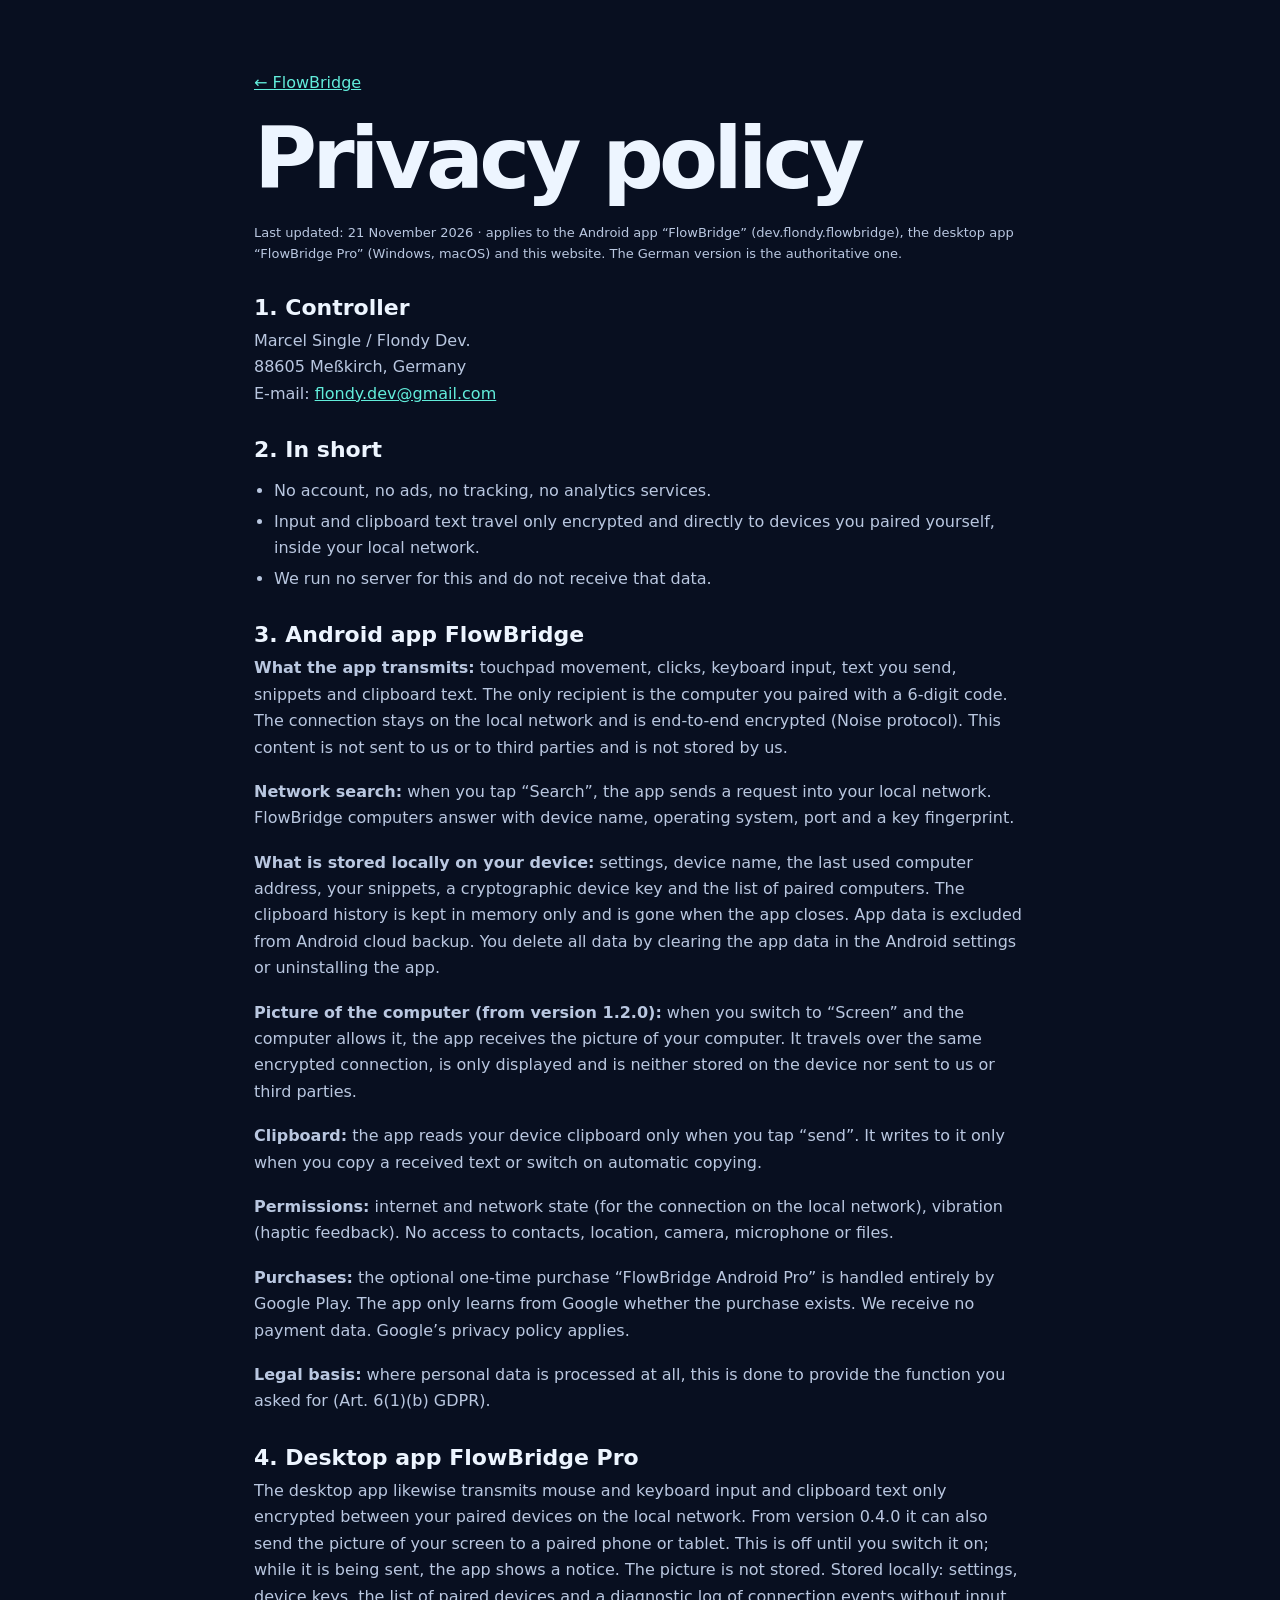
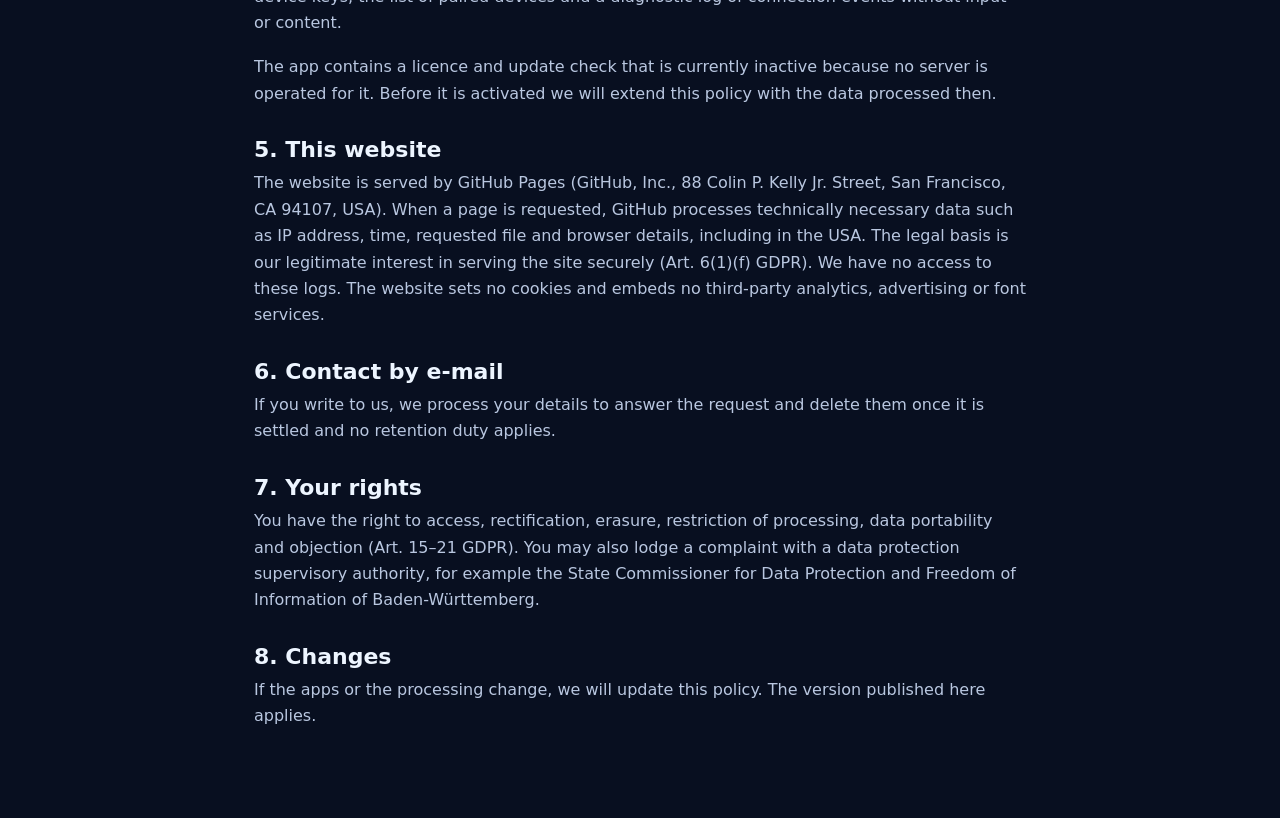
<file: privacy-en.html>
<!doctype html><html lang="en"><head><meta charset="utf-8"><meta name="viewport" content="width=device-width,initial-scale=1"><link rel="icon" href="assets/icon.png"><link rel="stylesheet" href="style.css"><title>Privacy policy – FlowBridge</title></head><body><main class="legal"><a href="en.html">← FlowBridge</a><h1>Privacy policy</h1><p class="stand">Last updated: 21 November 2026 · applies to the Android app “FlowBridge” (dev.flondy.flowbridge), the desktop app “FlowBridge Pro” (Windows, macOS) and this website. The German version is the authoritative one.</p>
<h2>1. Controller</h2><p>Marcel Single / Flondy Dev.<br>88605 Meßkirch, Germany<br>E-mail: <a href="mailto:flondy.dev@gmail.com">flondy.dev@gmail.com</a></p>
<h2>2. In short</h2><ul><li>No account, no ads, no tracking, no analytics services.</li><li>Input and clipboard text travel only encrypted and directly to devices you paired yourself, inside your local network.</li><li>We run no server for this and do not receive that data.</li></ul>
<h2>3. Android app FlowBridge</h2>
<p><b>What the app transmits:</b> touchpad movement, clicks, keyboard input, text you send, snippets and clipboard text. The only recipient is the computer you paired with a 6-digit code. The connection stays on the local network and is end-to-end encrypted (Noise protocol). This content is not sent to us or to third parties and is not stored by us.</p>
<p><b>Network search:</b> when you tap “Search”, the app sends a request into your local network. FlowBridge computers answer with device name, operating system, port and a key fingerprint.</p>
<p><b>What is stored locally on your device:</b> settings, device name, the last used computer address, your snippets, a cryptographic device key and the list of paired computers. The clipboard history is kept in memory only and is gone when the app closes. App data is excluded from Android cloud backup. You delete all data by clearing the app data in the Android settings or uninstalling the app.</p>
<p><b>Picture of the computer (from version 1.2.0):</b> when you switch to “Screen” and the computer allows it, the app receives the picture of your computer. It travels over the same encrypted connection, is only displayed and is neither stored on the device nor sent to us or third parties.</p>
<p><b>Clipboard:</b> the app reads your device clipboard only when you tap “send”. It writes to it only when you copy a received text or switch on automatic copying.</p>
<p><b>Permissions:</b> internet and network state (for the connection on the local network), vibration (haptic feedback). No access to contacts, location, camera, microphone or files.</p>
<p><b>Purchases:</b> the optional one-time purchase “FlowBridge Android Pro” is handled entirely by Google Play. The app only learns from Google whether the purchase exists. We receive no payment data. Google’s privacy policy applies.</p>
<p><b>Legal basis:</b> where personal data is processed at all, this is done to provide the function you asked for (Art. 6(1)(b) GDPR).</p>
<h2>4. Desktop app FlowBridge Pro</h2>
<p>The desktop app likewise transmits mouse and keyboard input and clipboard text only encrypted between your paired devices on the local network. From version 0.4.0 it can also send the picture of your screen to a paired phone or tablet. This is off until you switch it on; while it is being sent, the app shows a notice. The picture is not stored. Stored locally: settings, device keys, the list of paired devices and a diagnostic log of connection events without input or content.</p>
<p>The app contains a licence and update check that is currently inactive because no server is operated for it. Before it is activated we will extend this policy with the data processed then.</p>
<h2>5. This website</h2>
<p>The website is served by GitHub Pages (GitHub, Inc., 88 Colin P. Kelly Jr. Street, San Francisco, CA 94107, USA). When a page is requested, GitHub processes technically necessary data such as IP address, time, requested file and browser details, including in the USA. The legal basis is our legitimate interest in serving the site securely (Art. 6(1)(f) GDPR). We have no access to these logs. The website sets no cookies and embeds no third-party analytics, advertising or font services.</p>
<h2>6. Contact by e-mail</h2><p>If you write to us, we process your details to answer the request and delete them once it is settled and no retention duty applies.</p>
<h2>7. Your rights</h2><p>You have the right to access, rectification, erasure, restriction of processing, data portability and objection (Art. 15–21 GDPR). You may also lodge a complaint with a data protection supervisory authority, for example the State Commissioner for Data Protection and Freedom of Information of Baden-Württemberg.</p>
<h2>8. Changes</h2><p>If the apps or the processing change, we will update this policy. The version published here applies.</p></main></body></html>
</file>
<file: style.css>
*{box-sizing:border-box}html{scroll-behavior:smooth}body{margin:0;font:16px/1.65 system-ui,sans-serif;color:#edf5ff;background:#080f20}a{color:#62eddb}a:focus-visible,button:focus-visible{outline:3px solid #a48cff;outline-offset:3px}.wrap{max-width:1140px;margin:auto;padding:0 24px}header{position:sticky;top:0;z-index:5;background:#080f20ee;border-bottom:1px solid #24324d;backdrop-filter:blur(14px)}nav{min-height:72px;display:flex;align-items:center;justify-content:space-between;gap:16px;flex-wrap:wrap;padding:12px 0}.brand{font-weight:800;font-size:18px;display:flex;gap:12px;align-items:center;color:white;text-decoration:none}.brand img{width:38px;height:38px;border-radius:8px}.navlinks{display:flex;gap:18px;align-items:center;flex-wrap:wrap}.navlinks a{text-decoration:none;font-size:14px}.hero{background:radial-gradient(ellipse at 10% 10%,#12394a 0,transparent 48%),radial-gradient(ellipse at 90% 80%,#39235e 0,transparent 50%);padding:90px 0 65px}.heroGrid{display:grid;grid-template-columns:1.1fr .9fr;gap:45px;align-items:center}.eyebrow{color:#64edde;letter-spacing:.14em;font-size:12px;font-weight:800;text-transform:uppercase}h1{font-size:clamp(44px,7vw,86px);line-height:1.04;letter-spacing:-.055em;margin:18px 0}h2{font-size:clamp(30px,4vw,47px);line-height:1.15;letter-spacing:-.035em;margin:12px 0 16px}h3{margin:0 0 10px;font-size:21px}p{color:#b9c7e0;margin:0 0 18px}.hero p{font-size:18px;max-width:600px}.hero img{width:100%;border-radius:34px;box-shadow:0 22px 90px #070719aa}.chips{display:flex;gap:9px;flex-wrap:wrap;margin:23px 0}.chip{border:1px solid #34516a;padding:5px 13px;border-radius:99px;color:#c8e9f7;font-size:13px}.actions{display:flex;gap:12px;flex-wrap:wrap;margin:25px 0}.btn{display:inline-block;border:1px solid #3d6878;padding:12px 20px;text-decoration:none;border-radius:12px;color:#e8ffff;font-weight:700}.primary{background:#66eddd;color:#061b25;border-color:#66eddd}.btn[aria-disabled=true]{opacity:.55;cursor:not-allowed}section{padding:65px 0;border-top:1px solid #1d2942}.cards{display:grid;grid-template-columns:repeat(3,1fr);gap:16px;margin-top:25px}.card{background:linear-gradient(135deg,#15243f,#101a2e);border:1px solid #2a3d5c;border-radius:20px;padding:24px}.card small{display:block;color:#6be6dd;font-weight:700;margin-bottom:10px}.gallery{display:grid;grid-template-columns:repeat(4,1fr);gap:15px;margin:28px 0}.gallery img{width:100%;border-radius:16px;border:1px solid #364866}figure{margin:0}figcaption{font-size:13px;color:#bccbe3;margin-top:8px}.call{padding:28px;border:1px solid #41546e;border-radius:20px;background:#101f34}.price{font-weight:800;color:white;font-size:48px;line-height:1.15;margin:12px 0}details{border-bottom:1px solid #2d3b54;padding:18px 0}summary{cursor:pointer;font-weight:700}details p{margin:10px 0 0}footer{padding:36px 0;color:#a9bbd8;font-size:14px}footer a{margin-right:16px}main.legal{max-width:820px;margin:auto;padding:70px 24px}.warn{color:#e9ce9b}.sub{font-size:13px}@media(max-width:760px){.hero{padding:48px 0}.heroGrid{grid-template-columns:1fr}.cards{grid-template-columns:1fr}.gallery{grid-template-columns:repeat(2,1fr)}.hero img{max-width:440px}.navlinks{gap:12px}section{padding:45px 0}}@media(prefers-reduced-motion:reduce){html{scroll-behavior:auto}}
.hero img{border-radius:22px}
figure.wide{margin:6px 0 26px}figure.wide img{width:100%;height:auto;border-radius:16px;border:1px solid #364866}
.gallery img{height:auto}
.skins{display:grid;grid-template-columns:repeat(auto-fill,minmax(150px,1fr));gap:12px;margin-top:8px}
.skin{border-radius:14px;padding:14px;border:1px solid #2a3d5c}.skin b{display:block;font-size:15px}.skin small{font-size:12px;opacity:.8}
.skin .dots{display:flex;gap:6px;margin:10px 0 8px}.skin .dots i{width:18px;height:18px;border-radius:50%;display:block}
main.legal h2{font-size:22px;letter-spacing:0;margin:30px 0 8px}main.legal ul{color:#b9c7e0;padding-left:20px}main.legal li{margin:4px 0}main.legal .stand{font-size:13px}
</file>
